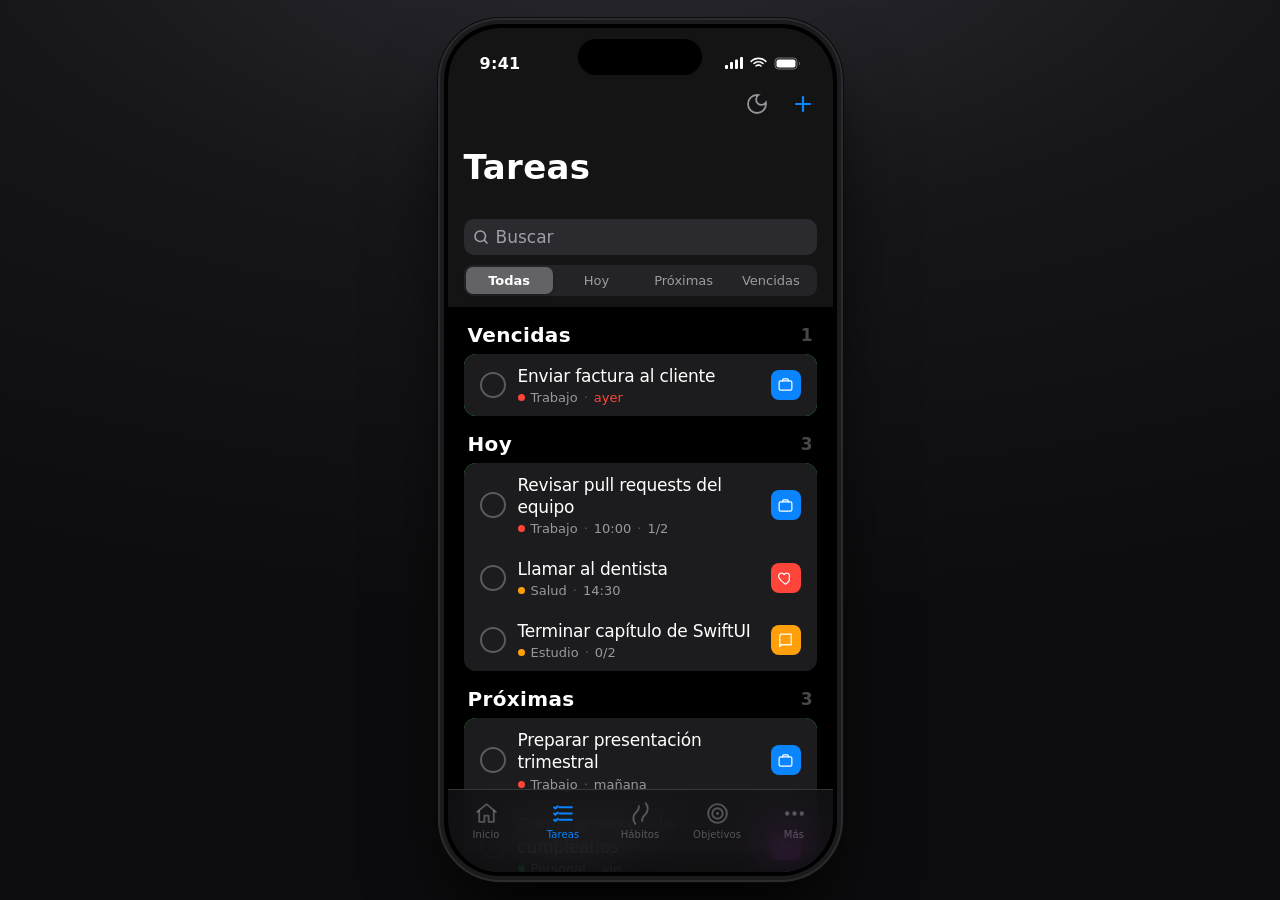
<file: onboarding-preview/design_handoff_ios_redesign/Tareas iOS.html>
<!DOCTYPE html>
<html lang="es">
<head>
<meta charset="UTF-8">
<meta name="viewport" content="width=device-width, initial-scale=1.0">
<title>Tareas · iOS</title>
<style>
/* ============================================================
   TAREAS — Rediseño iOS nativo
   HTML + CSS + JS puro · iOS Human Interface Guidelines
   ============================================================ */

*, *::before, *::after { box-sizing: border-box; -webkit-tap-highlight-color: transparent; }

:root {
  --ease-ios: cubic-bezier(.32, .72, 0, 1);
  --font: -apple-system, BlinkMacSystemFont, "SF Pro Text", "SF Pro Display",
          "Helvetica Neue", "Segoe UI", system-ui, sans-serif;
}

html, body {
  margin: 0;
  height: 100%;
  font-family: var(--font);
  background:
    radial-gradient(120% 80% at 50% -10%, #2a2a32 0%, #161619 45%, #0c0c0e 100%);
  overflow: hidden;
}

/* ----- Stage (centra y escala el iPhone) ----- */
.stage {
  position: fixed;
  inset: 0;
  display: grid;
  place-items: center;
  padding: 24px;
}
.fit { position: relative; }

/* =====================  IPHONE FRAME  ===================== */
.device {
  --w: 393px;
  --h: 852px;
  --radius: 56px;

  /* iOS color system — DARK por defecto */
  --accent: #0A84FF;
  --bg: #000000;
  --bg-elev: #1c1c1e;
  --cell: #1c1c1e;
  --cell-press: #2c2c2e;
  --grouped: #000000;
  --label: #ffffff;
  --label-2: rgba(235,235,245,.6);
  --label-3: rgba(235,235,245,.3);
  --separator: rgba(84,84,88,.55);
  --fill: rgba(118,118,128,.24);
  --fill-2: rgba(118,118,128,.16);
  --material: rgba(28,28,30,.72);
  --material-tab: rgba(20,20,22,.78);
  --red: #FF453A;
  --green: #30D158;
  --orange: #FF9F0A;
  --yellow: #FFD60A;
  --shadow: 0 1px 0 rgba(255,255,255,.02);

  position: relative;
  width: var(--w);
  height: var(--h);
  border-radius: var(--radius);
  background: #000;
  padding: 4px;
  box-shadow:
    0 0 0 4px #1b1b1d,
    0 0 0 6px #2c2c2e,
    0 0 0 7px #0a0a0a,
    0 50px 90px -20px rgba(0,0,0,.8),
    0 30px 60px -30px rgba(0,0,0,.9);
}

.device[data-theme="light"] {
  --bg: #f2f2f7;
  --bg-elev: #ffffff;
  --cell: #ffffff;
  --cell-press: #e5e5ea;
  --grouped: #f2f2f7;
  --label: #000000;
  --label-2: rgba(60,60,67,.6);
  --label-3: rgba(60,60,67,.3);
  --separator: rgba(60,60,67,.29);
  --fill: rgba(118,118,128,.12);
  --fill-2: rgba(118,118,128,.08);
  --material: rgba(249,249,251,.78);
  --material-tab: rgba(248,248,250,.82);
  --red: #FF3B30;
  --green: #34C759;
  --orange: #FF9500;
  --yellow: #FFCC00;
}

/* ----- Screen ----- */
.screen {
  position: relative;
  width: 100%;
  height: 100%;
  border-radius: 52px;
  overflow: hidden;
  background: var(--bg);
  transition: background .4s var(--ease-ios);
  isolation: isolate;
}

/* ----- Dynamic Island ----- */
.island {
  position: absolute;
  top: 11px;
  left: 50%;
  transform: translateX(-50%);
  width: 124px;
  height: 36px;
  background: #000;
  border-radius: 20px;
  z-index: 100;
  pointer-events: none;
}

/* ----- Status bar ----- */
.statusbar {
  position: absolute;
  top: 0; left: 0; right: 0;
  height: 54px;
  z-index: 60;
  display: flex;
  align-items: center;
  justify-content: space-between;
  padding: 16px 32px 0;
  color: var(--label);
  font-weight: 600;
  font-size: 16px;
  pointer-events: none;
  transition: color .4s var(--ease-ios);
}
.statusbar .time { letter-spacing: .3px; font-variant-numeric: tabular-nums; }
.statusbar .right { display: flex; align-items: center; gap: 7px; }
.statusbar svg { display: block; }

/* =====================  APP  ===================== */
.app {
  position: absolute;
  inset: 0;
  display: flex;
  flex-direction: column;
  overflow: hidden;
}

/* ----- Nav bar (translúcida) ----- */
.navbar {
  position: relative;
  z-index: 40;
  flex: none;
  padding-top: 54px;
  background: var(--material);
  -webkit-backdrop-filter: saturate(180%) blur(22px);
  backdrop-filter: saturate(180%) blur(22px);
  border-bottom: .5px solid transparent;
  transition: background .4s var(--ease-ios), border-color .2s linear;
}
.navbar.scrolled { border-bottom-color: var(--separator); }

.navbar-top {
  height: 44px;
  display: flex;
  align-items: center;
  justify-content: space-between;
  padding: 0 8px 0 16px;
}
.navbar-compact-title {
  font-size: 17px;
  font-weight: 600;
  color: var(--label);
  opacity: 0;
  transform: translateY(4px);
  transition: opacity .2s, transform .2s;
}
.navbar.scrolled .navbar-compact-title { opacity: 1; transform: none; }

.nav-actions { display: flex; align-items: center; gap: 2px; }
.icon-btn {
  width: 44px; height: 44px;
  display: grid; place-items: center;
  border: none; background: none;
  color: var(--accent);
  cursor: pointer;
  border-radius: 50%;
  transition: background .15s, transform .1s;
}
.icon-btn:active { background: var(--fill); transform: scale(.92); }
.icon-btn svg { width: 24px; height: 24px; }
.icon-btn.avatar { color: var(--label-2); }

.large-title {
  padding: 0 16px 8px;
  font-size: 34px;
  font-weight: 700;
  letter-spacing: .37px;
  color: var(--label);
  line-height: 1.1;
}

/* ----- Search field ----- */
.search {
  padding: 2px 16px 10px;
}
.search-field {
  height: 36px;
  display: flex;
  align-items: center;
  gap: 6px;
  padding: 0 8px;
  background: var(--fill);
  border-radius: 10px;
  color: var(--label-2);
  font-size: 17px;
}
.search-field svg { width: 18px; height: 18px; flex: none; }

/* ----- Segmented control (scope) ----- */
.segmented {
  display: flex;
  gap: 0;
  margin: 0 16px 10px;
  padding: 2px;
  background: var(--fill-2);
  border-radius: 9px;
  position: relative;
}
.seg {
  flex: 1;
  border: none;
  background: none;
  font-family: var(--font);
  font-size: 13px;
  font-weight: 600;
  color: var(--label);
  padding: 6px 4px;
  border-radius: 7px;
  cursor: pointer;
  position: relative;
  z-index: 2;
  transition: color .2s;
  white-space: nowrap;
}
.seg:not(.active) { color: var(--label-2); font-weight: 500; }
.seg-thumb {
  position: absolute;
  top: 2px; bottom: 2px;
  background: var(--cell);
  border-radius: 7px;
  box-shadow: 0 1px 3px rgba(0,0,0,.18), 0 1px 1px rgba(0,0,0,.1);
  transition: transform .28s var(--ease-ios), width .28s var(--ease-ios);
  z-index: 1;
}
.device[data-theme="dark"] .seg-thumb { background: #636366; }

/* ----- Content scroll ----- */
.content {
  flex: 1;
  overflow-y: auto;
  overflow-x: hidden;
  -webkit-overflow-scrolling: touch;
  padding-bottom: 120px;
  scrollbar-width: none;
}
.content::-webkit-scrollbar { display: none; }

/* ----- Section header ----- */
.section-head {
  display: flex;
  align-items: center;
  justify-content: space-between;
  padding: 16px 20px 7px;
}
.section-head h2 {
  margin: 0;
  font-size: 20px;
  font-weight: 700;
  letter-spacing: .35px;
  color: var(--label);
}
.section-head .count {
  font-size: 17px;
  color: var(--label-3);
  font-weight: 600;
  font-variant-numeric: tabular-nums;
}

/* ----- Grouped list (inset) ----- */
.list {
  margin: 0 16px;
  background: var(--cell);
  border-radius: 12px;
  overflow: hidden;
  list-style: none;
  padding: 0;
}

/* ----- Task row + swipe ----- */
.task {
  position: relative;
  overflow: hidden;
}
.task-actions {
  position: absolute;
  top: 0; bottom: 0;
  display: flex;
  align-items: center;
  font-size: 13px;
  font-weight: 600;
  color: #fff;
}
.task-actions.left {
  left: 0; right: 0;
  background: var(--green);
  justify-content: flex-start;
  padding-left: 22px;
}
.task-actions.right {
  left: 0; right: 0;
  background: var(--red);
  justify-content: flex-end;
  padding-right: 22px;
}
.task-actions svg { width: 22px; height: 22px; }
.task-actions span { display: inline-flex; align-items: center; gap: 7px; }

.task-row {
  position: relative;
  z-index: 2;
  display: flex;
  align-items: center;
  gap: 12px;
  padding: 11px 16px 11px 16px;
  background: var(--cell);
  cursor: pointer;
  touch-action: pan-y;
  transition: background .12s;
}
.task-row:active { background: var(--cell-press); }
.task:not(:last-child) .task-row::after {
  content: "";
  position: absolute;
  left: 52px; right: 0; bottom: 0;
  height: .5px;
  background: var(--separator);
}

/* checkbox */
.check {
  flex: none;
  width: 26px; height: 26px;
  border-radius: 50%;
  border: 2px solid var(--label-3);
  background: none;
  cursor: pointer;
  display: grid;
  place-items: center;
  transition: border-color .2s, background .2s, transform .15s;
}
.check svg { width: 15px; height: 15px; color: #fff; opacity: 0; transform: scale(.5); transition: opacity .2s, transform .2s var(--ease-ios); }
.task.done .check { background: var(--accent); border-color: var(--accent); }
.task.done .check svg { opacity: 1; transform: none; }
.check:active { transform: scale(.85); }

.task-main { flex: 1; min-width: 0; }
.task-title {
  font-size: 17px;
  color: var(--label);
  line-height: 1.3;
  letter-spacing: -.2px;
  transition: color .2s;
}
.task.done .task-title { color: var(--label-3); text-decoration: line-through; }
.task-meta {
  display: flex;
  align-items: center;
  gap: 6px;
  margin-top: 3px;
  font-size: 13px;
  color: var(--label-2);
}
.task-meta .dot { width: 7px; height: 7px; border-radius: 50%; flex: none; }
.task-meta .sep { color: var(--label-3); }
.task-meta .overdue { color: var(--red); }
.dot.alta { background: var(--red); }
.dot.media { background: var(--orange); }
.dot.baja { background: var(--green); }

.cat-ic {
  flex: none;
  width: 30px; height: 30px;
  border-radius: 8px;
  display: grid; place-items: center;
  color: #fff;
}
.cat-ic svg { width: 17px; height: 17px; }
.flag { flex: none; color: var(--orange); width: 16px; height: 16px; }

/* ----- empty state ----- */
.empty {
  text-align: center;
  padding: 60px 30px;
  color: var(--label-3);
}
.empty svg { width: 56px; height: 56px; margin-bottom: 14px; color: var(--label-3); }
.empty h3 { margin: 0 0 4px; font-size: 19px; color: var(--label-2); font-weight: 600; }
.empty p { margin: 0; font-size: 15px; }

/* =====================  TAB BAR  ===================== */
.tabbar {
  position: absolute;
  bottom: 0; left: 0; right: 0;
  z-index: 50;
  height: 83px;
  padding: 6px 0 22px;
  display: flex;
  background: var(--material-tab);
  -webkit-backdrop-filter: saturate(180%) blur(22px);
  backdrop-filter: saturate(180%) blur(22px);
  border-top: .5px solid var(--separator);
  transition: background .4s var(--ease-ios);
}
.tab {
  flex: 1;
  border: none; background: none;
  display: flex;
  flex-direction: column;
  align-items: center;
  gap: 3px;
  padding-top: 5px;
  color: var(--label-3);
  cursor: pointer;
  font-family: var(--font);
  font-size: 10px;
  font-weight: 500;
  letter-spacing: .1px;
  transition: color .15s;
}
.tab svg { width: 25px; height: 25px; }
.tab.active { color: var(--accent); }
.tab:active { opacity: .6; }

/* ----- FAB (sin asignar a tab) ----- */

/* =====================  SHEETS  ===================== */
.scrim {
  position: absolute;
  inset: 0;
  z-index: 80;
  background: rgba(0,0,0,.4);
  opacity: 0;
  pointer-events: none;
  transition: opacity .35s var(--ease-ios);
}
.scrim.show { opacity: 1; pointer-events: auto; }

.sheet {
  position: absolute;
  left: 0; right: 0; bottom: 0;
  z-index: 90;
  background: var(--bg-elev);
  border-radius: 14px 14px 0 0;
  transform: translateY(110%);
  transition: transform .42s var(--ease-ios);
  max-height: 92%;
  display: flex;
  flex-direction: column;
  box-shadow: 0 -8px 40px rgba(0,0,0,.4);
  will-change: transform;
}
.device[data-theme="dark"] .sheet { background: #1c1c1e; }
.sheet.show { transform: translateY(0); }

.grabber {
  width: 36px; height: 5px;
  border-radius: 3px;
  background: var(--label-3);
  margin: 6px auto 0;
  flex: none;
  cursor: grab;
}

.sheet-head {
  display: flex;
  align-items: center;
  justify-content: space-between;
  padding: 12px 16px 8px;
  flex: none;
}
.sheet-head .title { font-size: 17px; font-weight: 600; color: var(--label); }
.sheet-btn {
  border: none; background: none;
  font-family: var(--font);
  font-size: 17px;
  color: var(--accent);
  cursor: pointer;
  padding: 4px 0;
  min-width: 64px;
}
.sheet-btn.cancel { text-align: left; }
.sheet-btn.primary { text-align: right; font-weight: 600; }
.sheet-btn:disabled { color: var(--label-3); cursor: default; }
.sheet-btn:active:not(:disabled) { opacity: .5; }

.sheet-body {
  overflow-y: auto;
  padding: 6px 16px 28px;
  scrollbar-width: none;
}
.sheet-body::-webkit-scrollbar { display: none; }

/* big text inputs */
.field-big {
  width: 100%;
  border: none;
  background: var(--cell);
  color: var(--label);
  font-family: var(--font);
  font-size: 22px;
  font-weight: 600;
  letter-spacing: -.3px;
  padding: 14px 16px;
  border-radius: 12px 12px 0 0;
  outline: none;
}
.field-notes {
  width: 100%;
  border: none;
  background: var(--cell);
  color: var(--label);
  font-family: var(--font);
  font-size: 17px;
  padding: 0 16px 14px;
  border-radius: 0 0 12px 12px;
  outline: none;
  resize: none;
  min-height: 44px;
  line-height: 1.35;
}
.field-big::placeholder, .field-notes::placeholder { color: var(--label-3); font-weight: 400; }
.field-group { margin-bottom: 22px; }
.field-big.solo { border-radius: 12px; }

/* inset rows in sheet */
.sheet-list {
  background: var(--cell);
  border-radius: 12px;
  overflow: hidden;
  margin-bottom: 22px;
}
.sheet-list-label {
  font-size: 13px;
  color: var(--label-2);
  text-transform: uppercase;
  letter-spacing: .5px;
  font-weight: 600;
  padding: 0 16px 7px 16px;
}
.srow {
  display: flex;
  align-items: center;
  gap: 12px;
  min-height: 48px;
  padding: 8px 16px;
  position: relative;
}
.srow:not(:last-child)::after {
  content: "";
  position: absolute;
  left: 52px; right: 0; bottom: 0;
  height: .5px;
  background: var(--separator);
}
.srow .srow-ic {
  width: 29px; height: 29px;
  border-radius: 7px;
  display: grid; place-items: center;
  color: #fff;
  flex: none;
}
.srow .srow-ic svg { width: 17px; height: 17px; }
.srow .srow-label { font-size: 17px; color: var(--label); flex: 1; }
.srow .srow-value { font-size: 17px; color: var(--label-2); display: flex; align-items: center; gap: 6px; }
.srow .chev { color: var(--label-3); width: 18px; height: 18px; }

/* priority segmented in sheet */
.prio-seg {
  display: flex;
  gap: 8px;
  padding: 10px 16px;
}
.prio-opt {
  flex: 1;
  border: 1.5px solid var(--separator);
  background: none;
  border-radius: 10px;
  padding: 9px 4px;
  font-family: var(--font);
  font-size: 15px;
  font-weight: 500;
  color: var(--label-2);
  cursor: pointer;
  display: flex;
  align-items: center;
  justify-content: center;
  gap: 7px;
  transition: all .18s;
}
.prio-opt .pd { width: 9px; height: 9px; border-radius: 50%; }
.prio-opt.sel { color: var(--label); font-weight: 600; border-color: transparent; }
.prio-opt.sel.alta { background: color-mix(in srgb, var(--red) 16%, transparent); border-color: var(--red); }
.prio-opt.sel.media { background: color-mix(in srgb, var(--orange) 16%, transparent); border-color: var(--orange); }
.prio-opt.sel.baja { background: color-mix(in srgb, var(--green) 16%, transparent); border-color: var(--green); }

/* category chips */
.chips { display: flex; flex-wrap: wrap; gap: 8px; padding: 10px 16px; }
.chip {
  border: 1.5px solid var(--separator);
  background: none;
  border-radius: 20px;
  padding: 7px 14px;
  font-family: var(--font);
  font-size: 15px;
  color: var(--label-2);
  cursor: pointer;
  display: flex; align-items: center; gap: 7px;
  transition: all .15s;
}
.chip .cd { width: 9px; height: 9px; border-radius: 50%; }
.chip.sel { color: #fff; border-color: transparent; font-weight: 600; }

/* subtasks */
.subtask {
  display: flex; align-items: center; gap: 11px;
  padding: 9px 16px;
  position: relative;
}
.subtask:not(:last-child)::after {
  content: ""; position: absolute; left: 43px; right: 0; bottom: 0; height: .5px; background: var(--separator);
}
.subtask .mini-check {
  width: 20px; height: 20px; border-radius: 50%;
  border: 2px solid var(--label-3); flex: none;
  display: grid; place-items: center; cursor: pointer;
}
.subtask.done .mini-check { background: var(--accent); border-color: var(--accent); }
.subtask .mini-check svg { width: 12px; height: 12px; color: #fff; opacity: 0; }
.subtask.done .mini-check svg { opacity: 1; }
.subtask span { font-size: 16px; color: var(--label); flex: 1; }
.subtask.done span { color: var(--label-3); text-decoration: line-through; }
.subtask input {
  border: none; background: none; outline: none;
  font-family: var(--font); font-size: 16px; color: var(--label); flex: 1;
}
.subtask input::placeholder { color: var(--label-3); }
.add-sub { color: var(--accent); }

/* toggle */
.ios-toggle {
  width: 51px; height: 31px;
  border-radius: 16px;
  background: var(--fill);
  border: none;
  position: relative;
  cursor: pointer;
  transition: background .25s var(--ease-ios);
  flex: none;
}
.ios-toggle::after {
  content: "";
  position: absolute;
  top: 2px; left: 2px;
  width: 27px; height: 27px;
  border-radius: 50%;
  background: #fff;
  box-shadow: 0 2px 5px rgba(0,0,0,.25);
  transition: transform .25s var(--ease-ios);
}
.ios-toggle.on { background: var(--green); }
.ios-toggle.on::after { transform: translateX(20px); }

/* big primary button */
.btn-primary {
  width: 100%;
  border: none;
  background: var(--accent);
  color: #fff;
  font-family: var(--font);
  font-size: 17px;
  font-weight: 600;
  padding: 15px;
  border-radius: 13px;
  cursor: pointer;
  transition: opacity .15s, transform .1s;
}
.btn-primary:active { opacity: .85; transform: scale(.985); }
.btn-primary:disabled { background: var(--fill); color: var(--label-3); cursor: default; }

/* ----- Appearance sheet ----- */
.appear-grid { display: flex; gap: 12px; margin: 4px 0 24px; }
.appear-card {
  flex: 1;
  border: 2px solid var(--separator);
  border-radius: 14px;
  padding: 12px;
  cursor: pointer;
  background: none;
  font-family: var(--font);
  transition: border-color .2s;
}
.appear-card.sel { border-color: var(--accent); }
.appear-preview {
  height: 70px;
  border-radius: 9px;
  margin-bottom: 9px;
  display: flex; flex-direction: column; gap: 5px;
  padding: 9px;
  justify-content: center;
}
.appear-preview .pl { height: 7px; border-radius: 4px; }
.appear-card .lbl { font-size: 14px; font-weight: 600; color: var(--label); }
.preview-light { background: #f2f2f7; }
.preview-light .pl { background: #c7c7cc; }
.preview-light .pl:first-child { background: #1c1c1e; width: 60%; }
.preview-dark { background: #1c1c1e; }
.preview-dark .pl { background: #48484a; }
.preview-dark .pl:first-child { background: #fff; width: 60%; }

.accent-row { display: flex; gap: 16px; padding: 4px 0 8px; justify-content: center; }
.accent-dot {
  width: 38px; height: 38px;
  border-radius: 50%;
  cursor: pointer;
  border: 3px solid transparent;
  display: grid; place-items: center;
  transition: transform .12s;
}
.accent-dot:active { transform: scale(.9); }
.accent-dot.sel { border-color: var(--label-3); }
.accent-dot svg { width: 18px; height: 18px; color: #fff; opacity: 0; }
.accent-dot.sel svg { opacity: 1; }

/* detail sheet specifics */
.detail-title { font-size: 24px; font-weight: 700; color: var(--label); letter-spacing: -.4px; line-height: 1.2; margin: 4px 0 14px; }
.detail-pill {
  display: inline-flex; align-items: center; gap: 7px;
  font-size: 14px; font-weight: 600;
  padding: 7px 13px; border-radius: 20px;
  background: var(--fill); color: var(--label);
}
.detail-pill .pd { width: 9px; height: 9px; border-radius: 50%; }
.detail-pills { display: flex; gap: 8px; flex-wrap: wrap; margin-bottom: 20px; }

.toast {
  position: absolute;
  left: 50%; bottom: 100px;
  transform: translate(-50%, 20px);
  background: rgba(40,40,42,.96);
  color: #fff;
  font-size: 14px; font-weight: 500;
  padding: 11px 18px;
  border-radius: 22px;
  z-index: 95;
  opacity: 0;
  pointer-events: none;
  transition: opacity .3s, transform .3s var(--ease-ios);
  -webkit-backdrop-filter: blur(20px);
  backdrop-filter: blur(20px);
  display: flex; align-items: center; gap: 8px;
}
.toast svg { width: 18px; height: 18px; color: var(--green); }
.toast.show { opacity: 1; transform: translate(-50%, 0); }

.hint {
  text-align: center;
  margin-top: 18px;
  color: rgba(255,255,255,.35);
  font-size: 13px;
  font-family: var(--font);
  letter-spacing: .2px;
}
.hint b { color: rgba(255,255,255,.6); font-weight: 600; }
</style>
</head>
<body>
<div class="stage">
 <div class="fit" id="fit">
  <div class="device" data-theme="dark" id="device">
    <div class="screen" id="screen">
      <div class="island"></div>

      <!-- STATUS BAR -->
      <div class="statusbar">
        <span class="time">9:41</span>
        <span class="right">
          <!-- cellular -->
          <svg width="18" height="12" viewBox="0 0 18 12" fill="currentColor"><rect x="0" y="8" width="3" height="4" rx="1"/><rect x="5" y="5" width="3" height="7" rx="1"/><rect x="10" y="2.5" width="3" height="9.5" rx="1"/><rect x="15" y="0" width="3" height="12" rx="1"/></svg>
          <!-- wifi -->
          <svg width="17" height="12" viewBox="0 0 17 12" fill="currentColor"><path d="M8.5 2.2c2.6 0 5 1 6.8 2.7.3.3.8.3 1.1 0 .3-.3.3-.8 0-1.1C14.3 1.7 11.5.5 8.5.5S2.7 1.7.6 3.8c-.3.3-.3.8 0 1.1.3.3.8.3 1.1 0C3.5 3.2 5.9 2.2 8.5 2.2zm0 3.3c1.5 0 2.9.6 4 1.6.3.3.8.3 1.1 0 .3-.3.3-.8 0-1.1-1.3-1.3-3.2-2.1-5.1-2.1S4.7 4.7 3.4 6c-.3.3-.3.8 0 1.1.3.3.8.3 1.1 0 1.1-1 2.5-1.6 4-1.6zm0 3.2c.8 0 1.5.3 2 .9.3.3.8.3 1.1-.1.3-.3.2-.7-.1-1-.8-.8-1.9-1.2-3-1.2s-2.2.4-3 1.2c-.3.3-.3.7-.1 1 .3.3.8.4 1.1.1.6-.5 1.3-.9 2.1-.9z"/></svg>
          <!-- battery -->
          <svg width="27" height="13" viewBox="0 0 27 13" fill="none"><rect x="1" y="1" width="22" height="11" rx="3.5" stroke="currentColor" stroke-opacity=".4" stroke-width="1"/><rect x="2.5" y="2.5" width="19" height="8" rx="2" fill="currentColor"/><path d="M25 4.5v4c.9-.4.9-3.6 0-4z" fill="currentColor" fill-opacity=".5"/></svg>
        </span>
      </div>

      <!-- APP -->
      <div class="app">
        <!-- NAV BAR -->
        <header class="navbar" id="navbar">
          <div class="navbar-top">
            <span class="navbar-compact-title">Tareas</span>
            <div class="nav-actions">
              <button class="icon-btn avatar" id="appearBtn" aria-label="Apariencia">
                <svg viewBox="0 0 24 24" fill="none" stroke="currentColor" stroke-width="1.8" stroke-linecap="round"><path d="M12 3a9 9 0 1 0 9 9c0-.46-.04-.92-.1-1.36a5.39 5.39 0 0 1-4.4 2.26 5.4 5.4 0 0 1-5.4-5.4c0-1.81.89-3.41 2.26-4.4-.44-.06-.9-.1-1.36-.1z"/></svg>
              </button>
              <button class="icon-btn" id="newBtnTop" aria-label="Nueva tarea">
                <svg viewBox="0 0 24 24" fill="none" stroke="currentColor" stroke-width="2.2" stroke-linecap="round"><path d="M12 5v14M5 12h14"/></svg>
              </button>
            </div>
          </div>
          <h1 class="large-title">Tareas</h1>
          <div class="search">
            <div class="search-field">
              <svg viewBox="0 0 24 24" fill="none" stroke="currentColor" stroke-width="2.2" stroke-linecap="round"><circle cx="11" cy="11" r="7"/><path d="m20 20-3-3"/></svg>
              <span>Buscar</span>
            </div>
          </div>
          <div class="segmented" id="segmented">
            <div class="seg-thumb" id="segThumb"></div>
            <button class="seg active" data-filter="todas">Todas</button>
            <button class="seg" data-filter="hoy">Hoy</button>
            <button class="seg" data-filter="proximas">Próximas</button>
            <button class="seg" data-filter="vencidas">Vencidas</button>
          </div>
        </header>

        <!-- CONTENT -->
        <main class="content" id="content"></main>

        <!-- TAB BAR -->
        <nav class="tabbar">
          <button class="tab" data-tab="inicio">
            <svg viewBox="0 0 24 24" fill="none" stroke="currentColor" stroke-width="1.8" stroke-linejoin="round" stroke-linecap="round"><path d="M3 10.5 12 3l9 7.5"/><path d="M5 9.5V20h5v-6h4v6h5V9.5"/></svg>
            Inicio
          </button>
          <button class="tab active" data-tab="tareas">
            <svg viewBox="0 0 24 24" fill="none" stroke="currentColor" stroke-width="1.8" stroke-linecap="round" stroke-linejoin="round"><path d="M8 6h12M8 12h12M8 18h12"/><path d="m3 6 1.2 1.2L6.5 5"/><path d="m3 12 1.2 1.2L6.5 11"/><path d="m3 18 1.2 1.2L6.5 17"/></svg>
            Tareas
          </button>
          <button class="tab" data-tab="habitos">
            <svg viewBox="0 0 24 24" fill="none" stroke="currentColor" stroke-width="1.8" stroke-linecap="round" stroke-linejoin="round"><path d="M17 2.1a8 8 0 0 1-1 11.4c-2 1.7-2.5 3.3-2.5 5.5"/><path d="M7 21.9a8 8 0 0 1 1-11.4c2-1.7 2.5-3.3 2.5-5.5"/></svg>
            Hábitos
          </button>
          <button class="tab" data-tab="objetivos">
            <svg viewBox="0 0 24 24" fill="none" stroke="currentColor" stroke-width="1.8"><circle cx="12" cy="12" r="9"/><circle cx="12" cy="12" r="5"/><circle cx="12" cy="12" r="1.4" fill="currentColor" stroke="none"/></svg>
            Objetivos
          </button>
          <button class="tab" data-tab="mas">
            <svg viewBox="0 0 24 24" fill="none" stroke="currentColor" stroke-width="2.2" stroke-linecap="round"><circle cx="5" cy="12" r="1"/><circle cx="12" cy="12" r="1"/><circle cx="19" cy="12" r="1"/></svg>
            Más
          </button>
        </nav>
      </div>

      <!-- TOAST -->
      <div class="toast" id="toast">
        <svg viewBox="0 0 24 24" fill="none" stroke="currentColor" stroke-width="2.5" stroke-linecap="round" stroke-linejoin="round"><path d="m5 12 5 5L20 6"/></svg>
        <span id="toastMsg">Tarea agregada</span>
      </div>

      <!-- SCRIM + SHEETS -->
      <div class="scrim" id="scrim"></div>

      <!-- NEW TASK SHEET -->
      <div class="sheet" id="newSheet">
        <div class="grabber" data-drag="newSheet"></div>
        <div class="sheet-head">
          <button class="sheet-btn cancel" id="cancelNew">Cancelar</button>
          <span class="title">Nueva tarea</span>
          <button class="sheet-btn primary" id="saveNew" disabled>Agregar</button>
        </div>
        <div class="sheet-body">
          <div class="field-group">
            <input class="field-big" id="taskTitle" placeholder="¿Qué necesitas hacer?" autocomplete="off">
            <textarea class="field-notes" id="taskNotes" placeholder="Notas" rows="1"></textarea>
          </div>

          <div class="sheet-list">
            <div class="prio-seg" id="prioSeg">
              <button class="prio-opt baja" data-prio="baja"><span class="pd" style="background:var(--green)"></span>Baja</button>
              <button class="prio-opt media sel" data-prio="media"><span class="pd" style="background:var(--orange)"></span>Media</button>
              <button class="prio-opt alta" data-prio="alta"><span class="pd" style="background:var(--red)"></span>Alta</button>
            </div>
          </div>

          <div class="sheet-list-label">Categoría</div>
          <div class="sheet-list">
            <div class="chips" id="catChips"></div>
          </div>

          <div class="sheet-list">
            <div class="srow">
              <div class="srow-ic" style="background:var(--red)">
                <svg viewBox="0 0 24 24" fill="none" stroke="currentColor" stroke-width="1.8"><rect x="3" y="4.5" width="18" height="17" rx="3"/><path d="M3 9h18M8 2.5v4M16 2.5v4" stroke-linecap="round"/></svg>
              </div>
              <span class="srow-label">Fecha</span>
              <span class="srow-value">Hoy <svg class="chev" viewBox="0 0 24 24" fill="none" stroke="currentColor" stroke-width="2.5" stroke-linecap="round" stroke-linejoin="round"><path d="m9 6 6 6-6 6"/></svg></span>
            </div>
            <div class="srow">
              <div class="srow-ic" style="background:var(--orange)">
                <svg viewBox="0 0 24 24" fill="none" stroke="currentColor" stroke-width="1.8" stroke-linecap="round"><path d="M12 7v5l3 2"/><circle cx="12" cy="12" r="8"/></svg>
              </div>
              <span class="srow-label">Recordatorio</span>
              <button class="ios-toggle" id="reminderToggle"></button>
            </div>
            <div class="srow">
              <div class="srow-ic" style="background:#8E8E93">
                <svg viewBox="0 0 24 24" fill="none" stroke="currentColor" stroke-width="1.8" stroke-linecap="round"><path d="M17 2.1a8 8 0 0 1-1 11.4c-2 1.7-2.5 3.3-2.5 5.5M7 21.9a8 8 0 0 1 1-11.4"/></svg>
              </div>
              <span class="srow-label">Tarea persistente</span>
              <button class="ios-toggle" id="persistToggle"></button>
            </div>
          </div>

          <div class="sheet-list-label">Subtareas</div>
          <div class="sheet-list" id="subList">
            <div class="subtask add-sub" id="addSubRow">
              <div class="mini-check" style="border-color:var(--accent);border-style:dashed">
                <svg viewBox="0 0 24 24" fill="none" stroke="var(--accent)" stroke-width="2.5" stroke-linecap="round" style="opacity:1"><path d="M12 5v14M5 12h14"/></svg>
              </div>
              <span style="color:var(--accent)">Agregar subtarea</span>
            </div>
          </div>

          <button class="btn-primary" id="saveNewBig" disabled>Agregar tarea</button>
        </div>
      </div>

      <!-- APPEARANCE SHEET -->
      <div class="sheet" id="appearSheet">
        <div class="grabber" data-drag="appearSheet"></div>
        <div class="sheet-head">
          <button class="sheet-btn cancel" style="opacity:0;pointer-events:none">Cerrar</button>
          <span class="title">Apariencia</span>
          <button class="sheet-btn primary" id="closeAppear">Listo</button>
        </div>
        <div class="sheet-body">
          <div class="sheet-list-label">Tema</div>
          <div class="appear-grid" id="themeGrid">
            <button class="appear-card" data-theme-pick="light">
              <div class="appear-preview preview-light"><div class="pl"></div><div class="pl"></div><div class="pl" style="width:80%"></div></div>
              <span class="lbl">Claro</span>
            </button>
            <button class="appear-card sel" data-theme-pick="dark">
              <div class="appear-preview preview-dark"><div class="pl"></div><div class="pl"></div><div class="pl" style="width:80%"></div></div>
              <span class="lbl">Oscuro</span>
            </button>
          </div>
          <div class="sheet-list-label">Color de acento</div>
          <div class="accent-row" id="accentRow"></div>
        </div>
      </div>

      <!-- DETAIL SHEET -->
      <div class="sheet" id="detailSheet">
        <div class="grabber" data-drag="detailSheet"></div>
        <div class="sheet-head">
          <button class="sheet-btn cancel" id="closeDetail">Cerrar</button>
          <span class="title">Detalle</span>
          <button class="sheet-btn primary" id="editDetail">Editar</button>
        </div>
        <div class="sheet-body" id="detailBody"></div>
      </div>

    </div>
  </div>
 </div>
</div>

<script>
/* ============================================================
   DATA
   ============================================================ */
const CATS = {
  sin:      { name: "Sin categoría", color: "#8E8E93", icon: "tag" },
  trabajo:  { name: "Trabajo",  color: "#0A84FF", icon: "briefcase" },
  personal: { name: "Personal", color: "#BF5AF2", icon: "person" },
  estudio:  { name: "Estudio",  color: "#FF9F0A", icon: "book" },
  salud:    { name: "Salud",    color: "#FF453A", icon: "heart" },
  otro:     { name: "Otro",     color: "#5E5CE6", icon: "circle" },
};

const ICONS = {
  briefcase: '<path d="M3 9a2 2 0 0 1 2-2h14a2 2 0 0 1 2 2v9a2 2 0 0 1-2 2H5a2 2 0 0 1-2-2z"/><path d="M8 7V5.5A1.5 1.5 0 0 1 9.5 4h5A1.5 1.5 0 0 1 16 5.5V7"/>',
  person: '<circle cx="12" cy="8" r="4"/><path d="M4 20c0-3.5 3.6-6 8-6s8 2.5 8 6"/>',
  book: '<path d="M4 5.5A2.5 2.5 0 0 1 6.5 3H20v15H6.5A2.5 2.5 0 0 0 4 20.5z"/><path d="M4 20.5A2.5 2.5 0 0 1 6.5 18H20"/>',
  heart: '<path d="M12 20s-7-4.4-9.2-9C1.3 7.7 3 4.5 6.2 4.5c1.9 0 3.2 1.1 3.8 2.3.6-1.2 1.9-2.3 3.8-2.3 3.2 0 4.9 3.2 3.4 6.5C19 15.6 12 20 12 20z"/>',
  tag: '<path d="M3 7v5.6c0 .5.2 1 .6 1.4l7.2 7.2c.8.8 2 .8 2.8 0l5.6-5.6c.8-.8.8-2 0-2.8L12 5.6c-.4-.4-.9-.6-1.4-.6H5a2 2 0 0 0-2 2z"/><circle cx="7.5" cy="9.5" r="1.3" fill="currentColor" stroke="none"/>',
  circle: '<circle cx="12" cy="12" r="8"/>',
};

let TASKS = [
  { id:1, title:"Revisar pull requests del equipo", cat:"trabajo", prio:"alta", time:"10:00", bucket:"hoy", done:false, subs:[{t:"Revisar API gateway", d:true},{t:"Aprobar fix de auth", d:false}] },
  { id:2, title:"Llamar al dentista", cat:"salud", prio:"media", time:"14:30", bucket:"hoy", done:false, subs:[] },
  { id:3, title:"Terminar capítulo de SwiftUI", cat:"estudio", prio:"media", time:"", bucket:"hoy", done:false, subs:[{t:"Leer sobre @State",d:false},{t:"Hacer el ejercicio",d:false}] },
  { id:4, title:"Preparar presentación trimestral", cat:"trabajo", prio:"alta", time:"mañana", bucket:"proximas", done:false, subs:[] },
  { id:5, title:"Comprar regalo de cumpleaños", cat:"personal", prio:"baja", time:"vie", bucket:"proximas", done:false, subs:[] },
  { id:6, title:"Renovar suscripción del gym", cat:"salud", prio:"baja", time:"sáb", bucket:"proximas", done:false, subs:[] },
  { id:7, title:"Enviar factura al cliente", cat:"trabajo", prio:"alta", time:"ayer", bucket:"vencidas", done:false, subs:[] },
  { id:8, title:"Responder correos pendientes", cat:"trabajo", prio:"media", time:"", bucket:"hoy", done:true, subs:[] },
  { id:9, title:"Meditar 10 minutos", cat:"salud", prio:"baja", time:"", bucket:"hoy", done:true, subs:[] },
];
let nextId = 10;

const ACCENTS = {
  blue:   { light:"#007AFF", dark:"#0A84FF" },
  indigo: { light:"#5856D6", dark:"#5E5CE6" },
  green:  { light:"#34C759", dark:"#30D158" },
  orange: { light:"#FF9500", dark:"#FF9F0A" },
  pink:   { light:"#FF2D55", dark:"#FF375F" },
};
let currentAccent = "blue";

/* ============================================================
   HELPERS
   ============================================================ */
const $ = s => document.querySelector(s);
const device = $("#device");
const content = $("#content");
const navbar = $("#navbar");
let currentFilter = "todas";

function catIconSvg(cat){
  return `<svg viewBox="0 0 24 24" fill="none" stroke="currentColor" stroke-width="1.7" stroke-linecap="round" stroke-linejoin="round">${ICONS[CATS[cat].icon]}</svg>`;
}
const checkSvg = '<svg viewBox="0 0 24 24" fill="none" stroke="currentColor" stroke-width="3" stroke-linecap="round" stroke-linejoin="round"><path d="m5 12 5 5L20 6"/></svg>';
const flagSvg = '<svg class="flag" viewBox="0 0 24 24" fill="none" stroke="currentColor" stroke-width="2" stroke-linecap="round" stroke-linejoin="round"><path d="M5 21V4M5 4h11l-2 4 2 4H5"/></svg>';

/* ============================================================
   RENDER LIST
   ============================================================ */
const BUCKET_LABELS = { hoy:"Hoy", proximas:"Próximas", vencidas:"Vencidas" };

function render(){
  const active = TASKS.filter(t => !t.done);
  const done = TASKS.filter(t => t.done);
  let html = "";

  if (currentFilter === "todas") {
    ["vencidas","hoy","proximas"].forEach(b => {
      const items = active.filter(t => t.bucket === b);
      if (items.length) html += section(BUCKET_LABELS[b], items);
    });
  } else {
    const items = active.filter(t => t.bucket === currentFilter);
    if (items.length) html += section(BUCKET_LABELS[currentFilter], items);
    else html += emptyState();
  }

  if (done.length && (currentFilter === "todas" || currentFilter === "hoy")) {
    html += section("Completadas", done, true);
  }

  content.innerHTML = html;
  bindRows();
}

function section(label, items, isDone){
  const rows = items.map(taskRow).join("");
  return `
    <div class="section-head">
      <h2>${label}</h2>
      <span class="count">${items.length}</span>
    </div>
    <ul class="list">${rows}</ul>`;
}

function taskRow(t){
  const c = CATS[t.cat];
  const metaParts = [];
  metaParts.push(`<span class="dot ${t.prio}"></span>`);
  if (t.cat !== "sin") metaParts.push(`<span>${c.name}</span>`);
  if (t.time){
    if (t.cat !== "sin") metaParts.push(`<span class="sep">·</span>`);
    metaParts.push(`<span class="${t.bucket==='vencidas'?'overdue':''}">${t.time}</span>`);
  }
  const subInfo = t.subs.length ? `<span class="sep">·</span><span>${t.subs.filter(s=>s.d).length}/${t.subs.length}</span>` : "";
  return `
    <li class="task ${t.done?'done':''}" data-id="${t.id}">
      <div class="task-actions left"><span>${checkSvg}</span></div>
      <div class="task-actions right"><span>Eliminar</span></div>
      <div class="task-row">
        <button class="check" data-check>${checkSvg}</button>
        <div class="task-main">
          <div class="task-title">${t.title}</div>
          <div class="task-meta">${metaParts.join("")}${subInfo}</div>
        </div>
        <div class="cat-ic" style="background:${c.color}">${catIconSvg(t.cat)}</div>
      </div>
    </li>`;
}

function emptyState(){
  return `
    <div class="empty">
      <svg viewBox="0 0 24 24" fill="none" stroke="currentColor" stroke-width="1.5" stroke-linecap="round" stroke-linejoin="round"><circle cx="12" cy="12" r="9"/><path d="m8.5 12.5 2.5 2.5 4.5-5"/></svg>
      <h3>Todo en orden</h3>
      <p>No tienes tareas en esta vista.</p>
    </div>`;
}

/* ============================================================
   ROW INTERACTIONS (tap + swipe)
   ============================================================ */
function bindRows(){
  content.querySelectorAll(".task").forEach(el => {
    const id = +el.dataset.id;
    const row = el.querySelector(".task-row");
    const check = el.querySelector("[data-check]");

    check.addEventListener("click", e => {
      e.stopPropagation();
      toggleDone(id, el);
    });

    row.addEventListener("click", e => {
      if (Math.abs(swipeDX) > 6) return;
      openDetail(id);
    });

    /* ---- swipe ---- */
    let startX=0, startY=0, dragging=false, locked=false;
    swipeDX = 0;
    row.addEventListener("pointerdown", e => {
      startX = e.clientX; startY = e.clientY; dragging = true; locked=false;
      row.style.transition = "none";
    });
    row.addEventListener("pointermove", e => {
      if (!dragging) return;
      const dx = e.clientX - startX;
      const dy = e.clientY - startY;
      if (!locked){
        if (Math.abs(dy) > Math.abs(dx) && Math.abs(dy) > 8){ dragging=false; row.style.transition=""; return; }
        if (Math.abs(dx) > 8){ locked=true; row.setPointerCapture(e.pointerId); }
        else return;
      }
      swipeDX = dx;
      const clamped = Math.max(-140, Math.min(140, dx));
      row.style.transform = `translateX(${clamped}px)`;
    });
    const end = e => {
      if (!dragging) return;
      dragging = false;
      row.style.transition = "transform .3s cubic-bezier(.32,.72,0,1)";
      const dx = swipeDX;
      if (dx > 90){            // swipe right -> complete
        row.style.transform = "translateX(100%)";
        setTimeout(() => toggleDone(id, el), 180);
      } else if (dx < -90){    // swipe left -> delete
        row.style.transform = "translateX(-100%)";
        el.style.transition = "height .25s, opacity .25s";
        setTimeout(() => { deleteTask(id); }, 200);
      } else {
        row.style.transform = "translateX(0)";
      }
      setTimeout(()=> swipeDX = 0, 50);
    };
    row.addEventListener("pointerup", end);
    row.addEventListener("pointercancel", end);
  });
}
let swipeDX = 0;

function toggleDone(id, el){
  const t = TASKS.find(x => x.id === id);
  t.done = !t.done;
  if (t.done) hapticToast("Tarea completada");
  render();
}
function deleteTask(id){
  TASKS = TASKS.filter(x => x.id !== id);
  hapticToast("Tarea eliminada");
  render();
}

/* ============================================================
   NAV: scroll shadow + segmented
   ============================================================ */
content.addEventListener("scroll", () => {
  navbar.classList.toggle("scrolled", content.scrollTop > 10);
});

const segThumb = $("#segThumb");
function moveThumb(btn){
  const seg = $("#segmented");
  const r = btn.getBoundingClientRect();
  const sr = seg.getBoundingClientRect();
  segThumb.style.width = r.width + "px";
  segThumb.style.transform = `translateX(${r.left - sr.left - 2}px)`;
}
$("#segmented").querySelectorAll(".seg").forEach(btn => {
  btn.addEventListener("click", () => {
    $("#segmented").querySelectorAll(".seg").forEach(b => b.classList.remove("active"));
    btn.classList.add("active");
    currentFilter = btn.dataset.filter;
    moveThumb(btn);
    render();
    content.scrollTop = 0;
    navbar.classList.remove("scrolled");
  });
});

/* ============================================================
   SHEETS
   ============================================================ */
const scrim = $("#scrim");
let openSheet = null;

function showSheet(id){
  openSheet = $("#" + id);
  scrim.classList.add("show");
  openSheet.classList.add("show");
}
function hideSheet(){
  if (!openSheet) return;
  openSheet.classList.remove("show");
  scrim.classList.remove("show");
  openSheet = null;
}
scrim.addEventListener("click", hideSheet);

/* drag-to-dismiss on grabber */
document.querySelectorAll("[data-drag]").forEach(g => {
  let sy=0, drag=false;
  const sheet = $("#" + g.dataset.drag);
  g.addEventListener("pointerdown", e => { sy=e.clientY; drag=true; sheet.style.transition="none"; g.setPointerCapture(e.pointerId); });
  g.addEventListener("pointermove", e => {
    if(!drag) return;
    const dy = Math.max(0, e.clientY - sy);
    sheet.style.transform = `translateY(${dy}px)`;
  });
  g.addEventListener("pointerup", e => {
    if(!drag) return; drag=false;
    sheet.style.transition="";
    const dy = e.clientY - sy;
    sheet.style.transform = "";
    if (dy > 110) hideSheet();
  });
});

/* ---------- NEW TASK ---------- */
let draft = { prio:"media", cat:"sin", subs:[] };

function openNew(){
  draft = { prio:"media", cat:"sin", subs:[] };
  $("#taskTitle").value = "";
  $("#taskNotes").value = "";
  $("#reminderToggle").classList.remove("on");
  $("#persistToggle").classList.remove("on");
  $("#prioSeg").querySelectorAll(".prio-opt").forEach(o => o.classList.toggle("sel", o.dataset.prio === "media"));
  renderChips();
  renderSubs();
  validateNew();
  showSheet("newSheet");
  setTimeout(()=> $("#taskTitle").focus(), 350);
}
$("#newBtnTop").addEventListener("click", openNew);
$("#cancelNew").addEventListener("click", hideSheet);

function validateNew(){
  const ok = $("#taskTitle").value.trim().length > 0;
  $("#saveNew").disabled = !ok;
  $("#saveNewBig").disabled = !ok;
}
$("#taskTitle").addEventListener("input", validateNew);
$("#taskNotes").addEventListener("input", e => {
  e.target.style.height = "auto";
  e.target.style.height = e.target.scrollHeight + "px";
});

$("#prioSeg").querySelectorAll(".prio-opt").forEach(o => {
  o.addEventListener("click", () => {
    $("#prioSeg").querySelectorAll(".prio-opt").forEach(x => x.classList.remove("sel"));
    o.classList.add("sel");
    draft.prio = o.dataset.prio;
  });
});

function renderChips(){
  $("#catChips").innerHTML = Object.entries(CATS).map(([k,c]) => `
    <button class="chip ${draft.cat===k?'sel':''}" data-cat="${k}" style="${draft.cat===k?`background:${c.color}`:''}">
      <span class="cd" style="background:${c.color}"></span>${c.name}
    </button>`).join("");
  $("#catChips").querySelectorAll(".chip").forEach(ch => {
    ch.addEventListener("click", () => { draft.cat = ch.dataset.cat; renderChips(); });
  });
}

function renderSubs(){
  const list = $("#subList");
  const rows = draft.subs.map((s,i) => `
    <div class="subtask ${s.d?'done':''}" data-i="${i}">
      <div class="mini-check" data-subcheck>${checkSvg}</div>
      <span>${s.t}</span>
    </div>`).join("");
  list.innerHTML = rows + `
    <div class="subtask add-sub" id="addSubRow">
      <div class="mini-check" style="border-color:var(--accent);border-style:dashed">
        <svg viewBox="0 0 24 24" fill="none" stroke="var(--accent)" stroke-width="2.5" stroke-linecap="round" style="opacity:1"><path d="M12 5v14M5 12h14"/></svg>
      </div>
      <span style="color:var(--accent)">Agregar subtarea</span>
    </div>`;
  list.querySelectorAll("[data-subcheck]").forEach(mc => {
    mc.addEventListener("click", () => {
      const i = +mc.closest(".subtask").dataset.i;
      draft.subs[i].d = !draft.subs[i].d; renderSubs();
    });
  });
  $("#addSubRow").addEventListener("click", addSubInput);
}
function addSubInput(){
  const list = $("#subList");
  const addRow = $("#addSubRow");
  const row = document.createElement("div");
  row.className = "subtask";
  row.innerHTML = `<div class="mini-check"></div><input placeholder="Nueva subtarea" autocomplete="off">`;
  list.insertBefore(row, addRow);
  const inp = row.querySelector("input");
  inp.focus();
  const commit = () => {
    const v = inp.value.trim();
    if (v){ draft.subs.push({t:v, d:false}); }
    renderSubs();
  };
  inp.addEventListener("keydown", e => { if(e.key==="Enter"){ commit(); setTimeout(addSubInput, 50);} });
  inp.addEventListener("blur", commit);
}

$("#reminderToggle").addEventListener("click", e => e.currentTarget.classList.toggle("on"));
$("#persistToggle").addEventListener("click", e => e.currentTarget.classList.toggle("on"));

function saveNew(){
  const title = $("#taskTitle").value.trim();
  if (!title) return;
  TASKS.unshift({
    id: nextId++, title, cat: draft.cat, prio: draft.prio,
    time: $("#reminderToggle").classList.contains("on") ? "Hoy" : "",
    bucket: "hoy", done:false, subs: draft.subs.slice()
  });
  hideSheet();
  currentFilter = "todas";
  $("#segmented").querySelectorAll(".seg").forEach(b => b.classList.toggle("active", b.dataset.filter==="todas"));
  moveThumb($("#segmented .seg"));
  render();
  hapticToast("Tarea agregada");
}
$("#saveNew").addEventListener("click", saveNew);
$("#saveNewBig").addEventListener("click", saveNew);

/* ---------- DETAIL ---------- */
function openDetail(id){
  const t = TASKS.find(x => x.id === id);
  const c = CATS[t.cat];
  const prioName = { alta:"Alta", media:"Media", baja:"Baja" }[t.prio];
  const prioColor = { alta:"var(--red)", media:"var(--orange)", baja:"var(--green)" }[t.prio];
  const subsDone = t.subs.filter(s=>s.d).length;
  $("#detailBody").innerHTML = `
    <div class="detail-title">${t.title}</div>
    <div class="detail-pills">
      <span class="detail-pill"><span class="pd" style="background:${prioColor}"></span>Prioridad ${prioName}</span>
      <span class="detail-pill" style="background:color-mix(in srgb, ${c.color} 18%, transparent)"><span class="pd" style="background:${c.color}"></span>${c.name}</span>
      ${t.time ? `<span class="detail-pill">${t.time}</span>` : ""}
    </div>
    ${t.subs.length ? `
      <div class="sheet-list-label">Subtareas · ${subsDone}/${t.subs.length}</div>
      <div class="sheet-list">
        ${t.subs.map((s,i)=>`
          <div class="subtask ${s.d?'done':''}" data-di="${i}">
            <div class="mini-check" data-dcheck>${checkSvg}</div>
            <span>${s.t}</span>
          </div>`).join("")}
      </div>` : `<p style="color:var(--label-2);font-size:15px;margin:0 0 22px">Sin subtareas.</p>`}
    <button class="btn-primary" id="detailComplete" style="background:${t.done?'var(--fill)':'var(--accent)'};color:${t.done?'var(--label)':'#fff'}">
      ${t.done ? "Marcar como pendiente" : "Completar tarea"}
    </button>`;
  $("#detailBody").querySelectorAll("[data-dcheck]").forEach(mc => {
    mc.addEventListener("click", () => {
      const i = +mc.closest(".subtask").dataset.di;
      t.subs[i].d = !t.subs[i].d; openDetail(id);
    });
  });
  $("#detailComplete").addEventListener("click", () => {
    t.done = !t.done; hideSheet(); render();
    hapticToast(t.done ? "Tarea completada" : "Marcada como pendiente");
  });
  showSheet("detailSheet");
}
$("#closeDetail").addEventListener("click", hideSheet);
$("#editDetail").addEventListener("click", hideSheet);

/* ---------- APPEARANCE ---------- */
$("#appearBtn").addEventListener("click", () => showSheet("appearSheet"));
$("#closeAppear").addEventListener("click", hideSheet);

$("#themeGrid").querySelectorAll("[data-theme-pick]").forEach(card => {
  card.addEventListener("click", () => {
    $("#themeGrid").querySelectorAll(".appear-card").forEach(c => c.classList.remove("sel"));
    card.classList.add("sel");
    setTheme(card.dataset.themePick);
  });
});

function setTheme(mode){
  device.dataset.theme = mode;
  applyAccent();
  setTimeout(()=> moveThumb($("#segmented .seg.active")), 50);
}

function renderAccents(){
  $("#accentRow").innerHTML = Object.entries(ACCENTS).map(([k,v]) => `
    <button class="accent-dot ${currentAccent===k?'sel':''}" data-accent="${k}" style="background:${v[device.dataset.theme]}">
      ${checkSvg}
    </button>`).join("");
  $("#accentRow").querySelectorAll(".accent-dot").forEach(d => {
    d.addEventListener("click", () => {
      currentAccent = d.dataset.accent;
      applyAccent();
      renderAccents();
    });
  });
}
function applyAccent(){
  device.style.setProperty("--accent", ACCENTS[currentAccent][device.dataset.theme]);
  renderAccents();
}

/* ============================================================
   TOAST
   ============================================================ */
let toastTimer;
function hapticToast(msg){
  $("#toastMsg").textContent = msg;
  $("#toast").classList.add("show");
  clearTimeout(toastTimer);
  toastTimer = setTimeout(()=> $("#toast").classList.remove("show"), 1600);
}

/* ============================================================
   TABS (visual)
   ============================================================ */
document.querySelectorAll(".tab").forEach(tab => {
  tab.addEventListener("click", () => {
    document.querySelectorAll(".tab").forEach(t => t.classList.remove("active"));
    tab.classList.add("active");
    if (tab.dataset.tab !== "tareas") hapticToast("«" + tab.querySelector("svg").nextSibling.textContent.trim() + "» — próximamente");
  });
});

/* ============================================================
   INIT
   ============================================================ */
render();
renderChips();
renderAccents();
applyAccent();
requestAnimationFrame(() => moveThumb($("#segmented .seg.active")));

/* scale device to fit viewport */
function fit(){
  const dev = document.querySelector(".device");
  const fitEl = document.getElementById("fit");
  const pad = 32;
  const scale = Math.min(1, (window.innerHeight - pad) / 852, (window.innerWidth - pad) / 393);
  dev.style.transformOrigin = "top left";
  dev.style.transform = `scale(${scale})`;
  fitEl.style.width = (393 * scale) + "px";
  fitEl.style.height = (852 * scale) + "px";
}
window.addEventListener("resize", fit);
fit();
</script>
</body>
</html>
</file>
